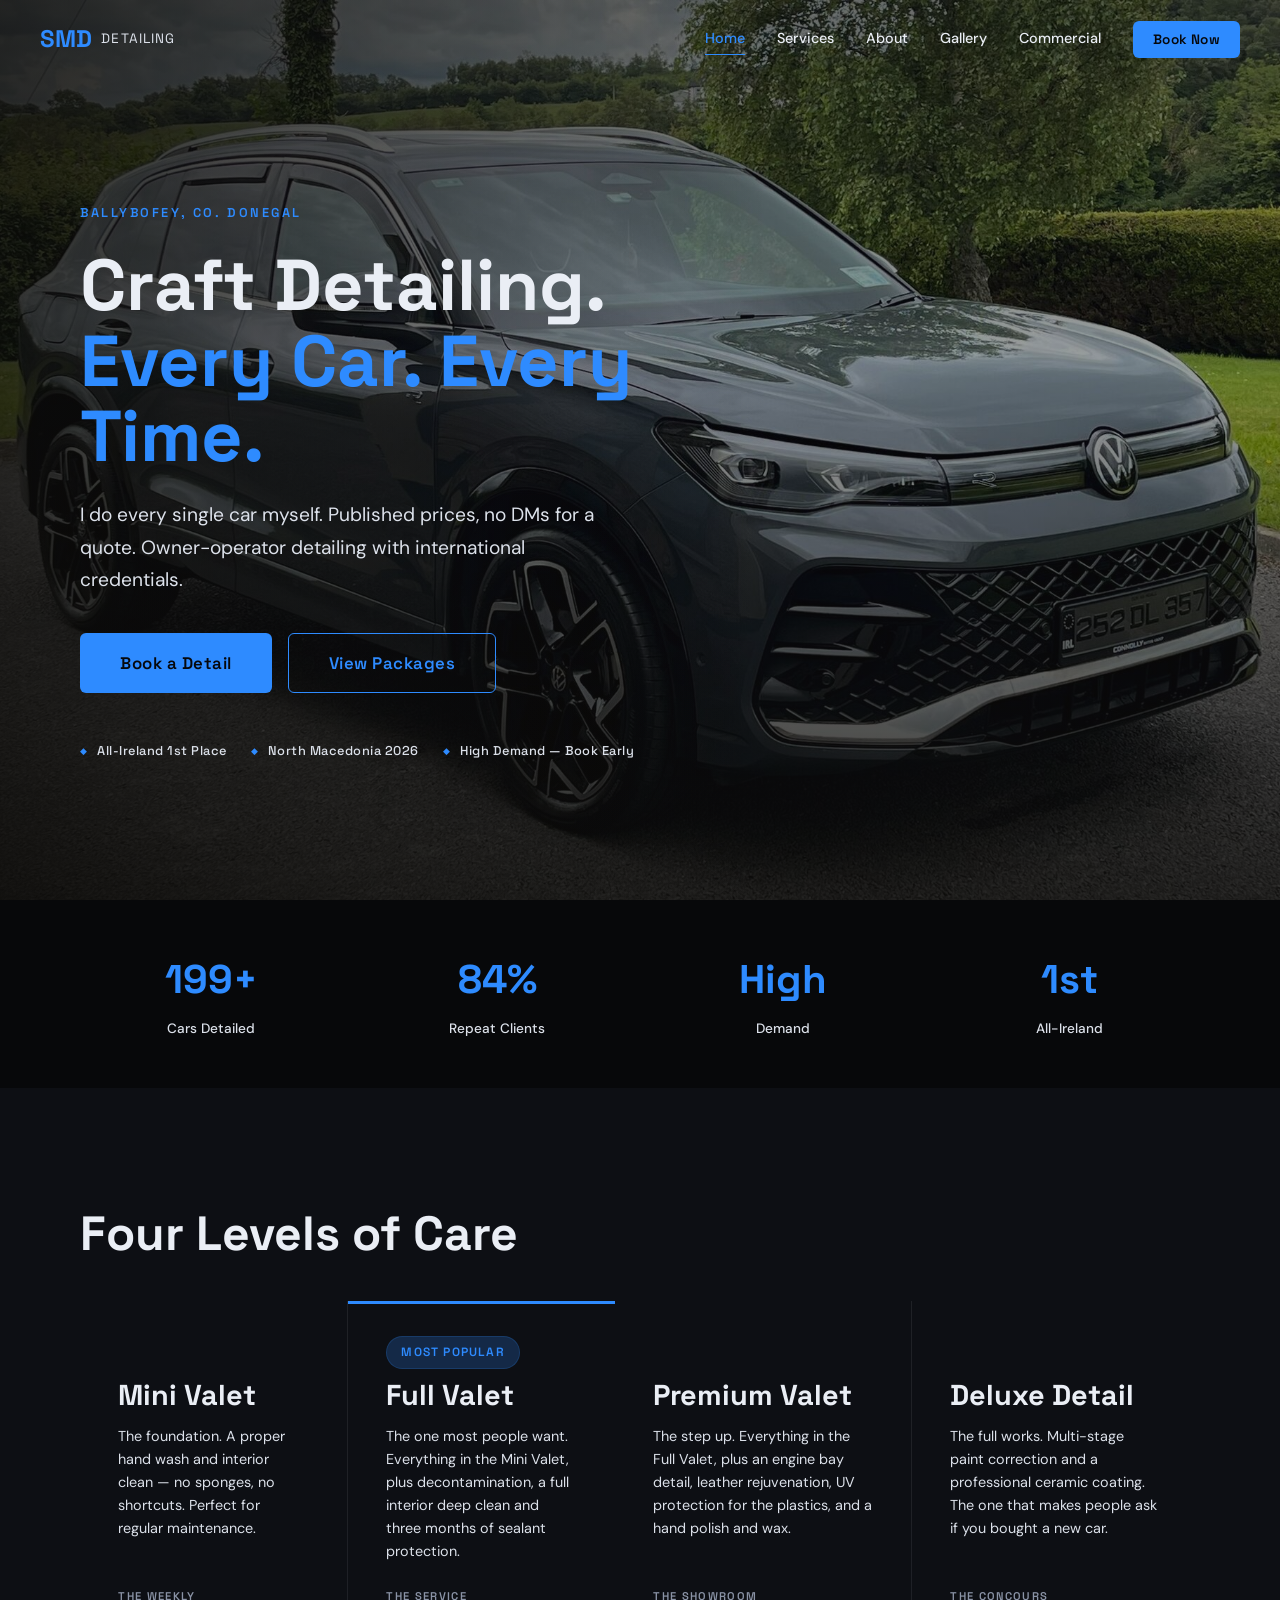
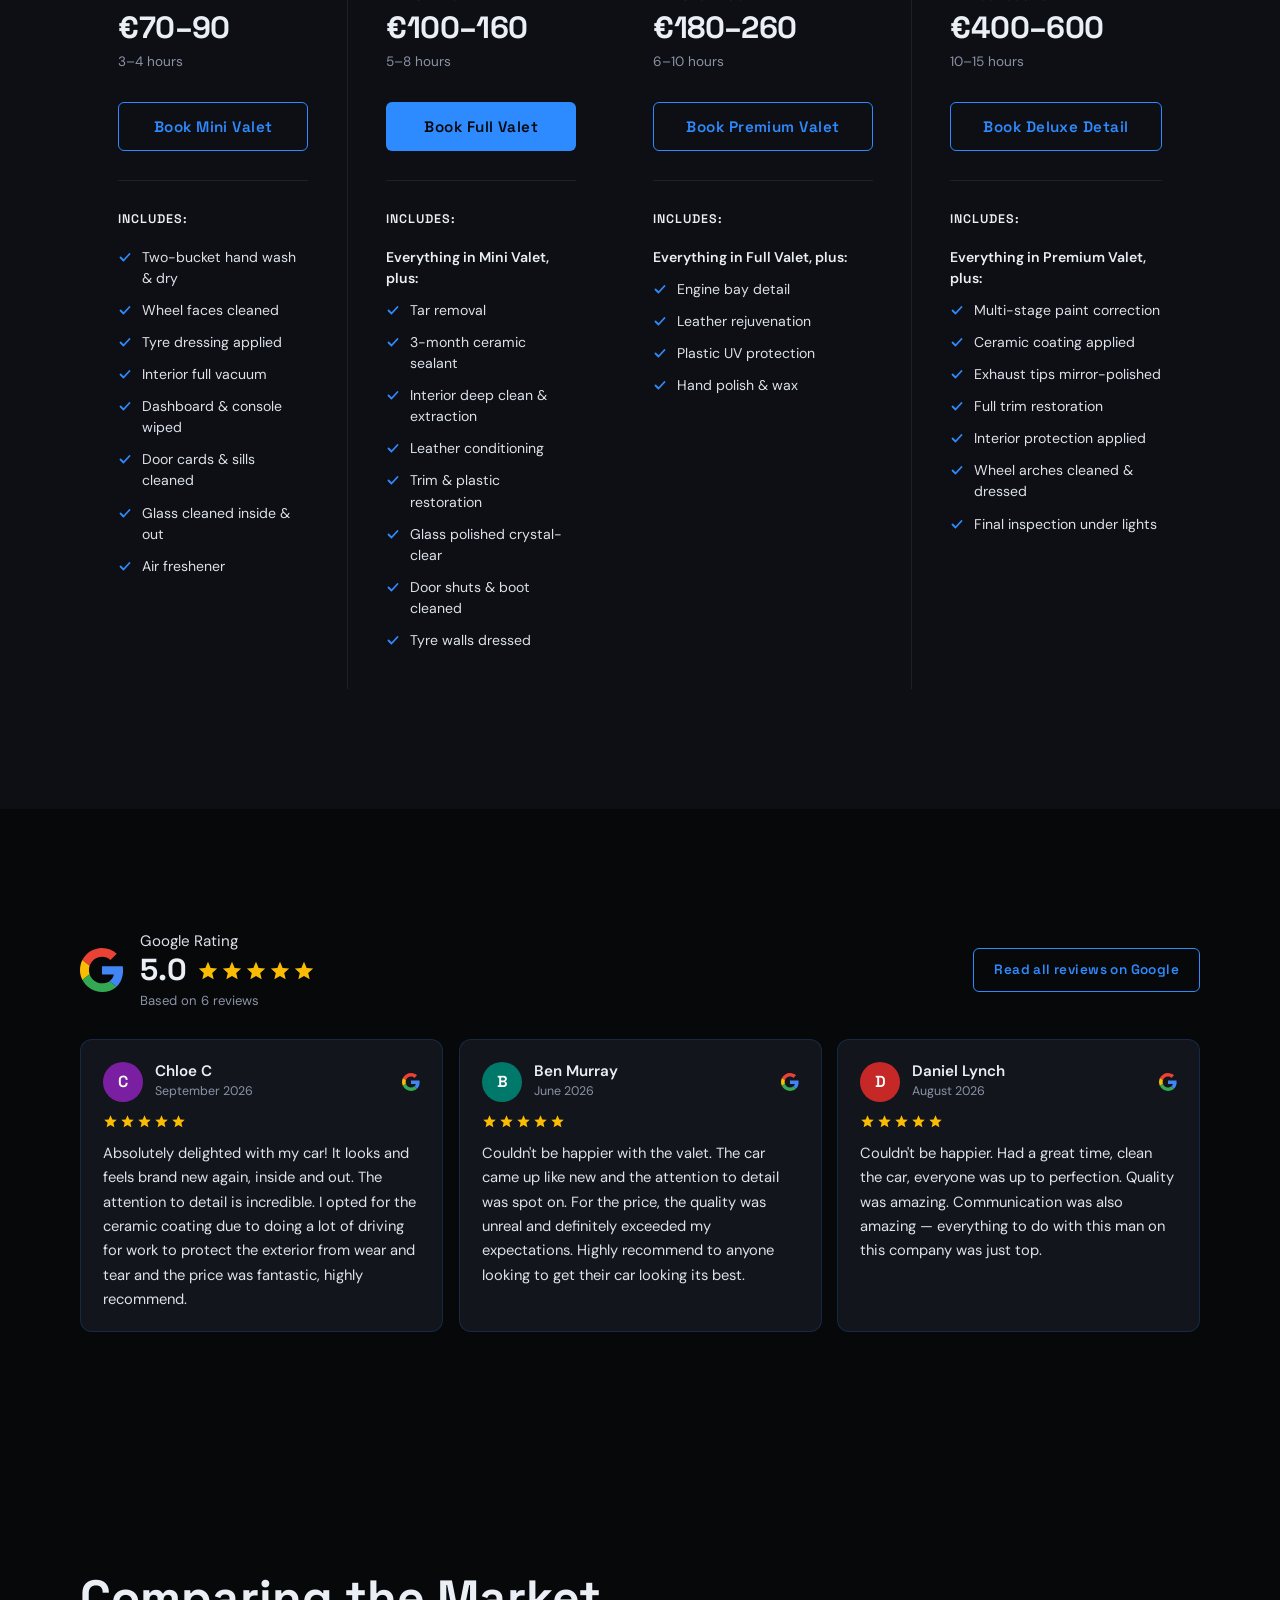
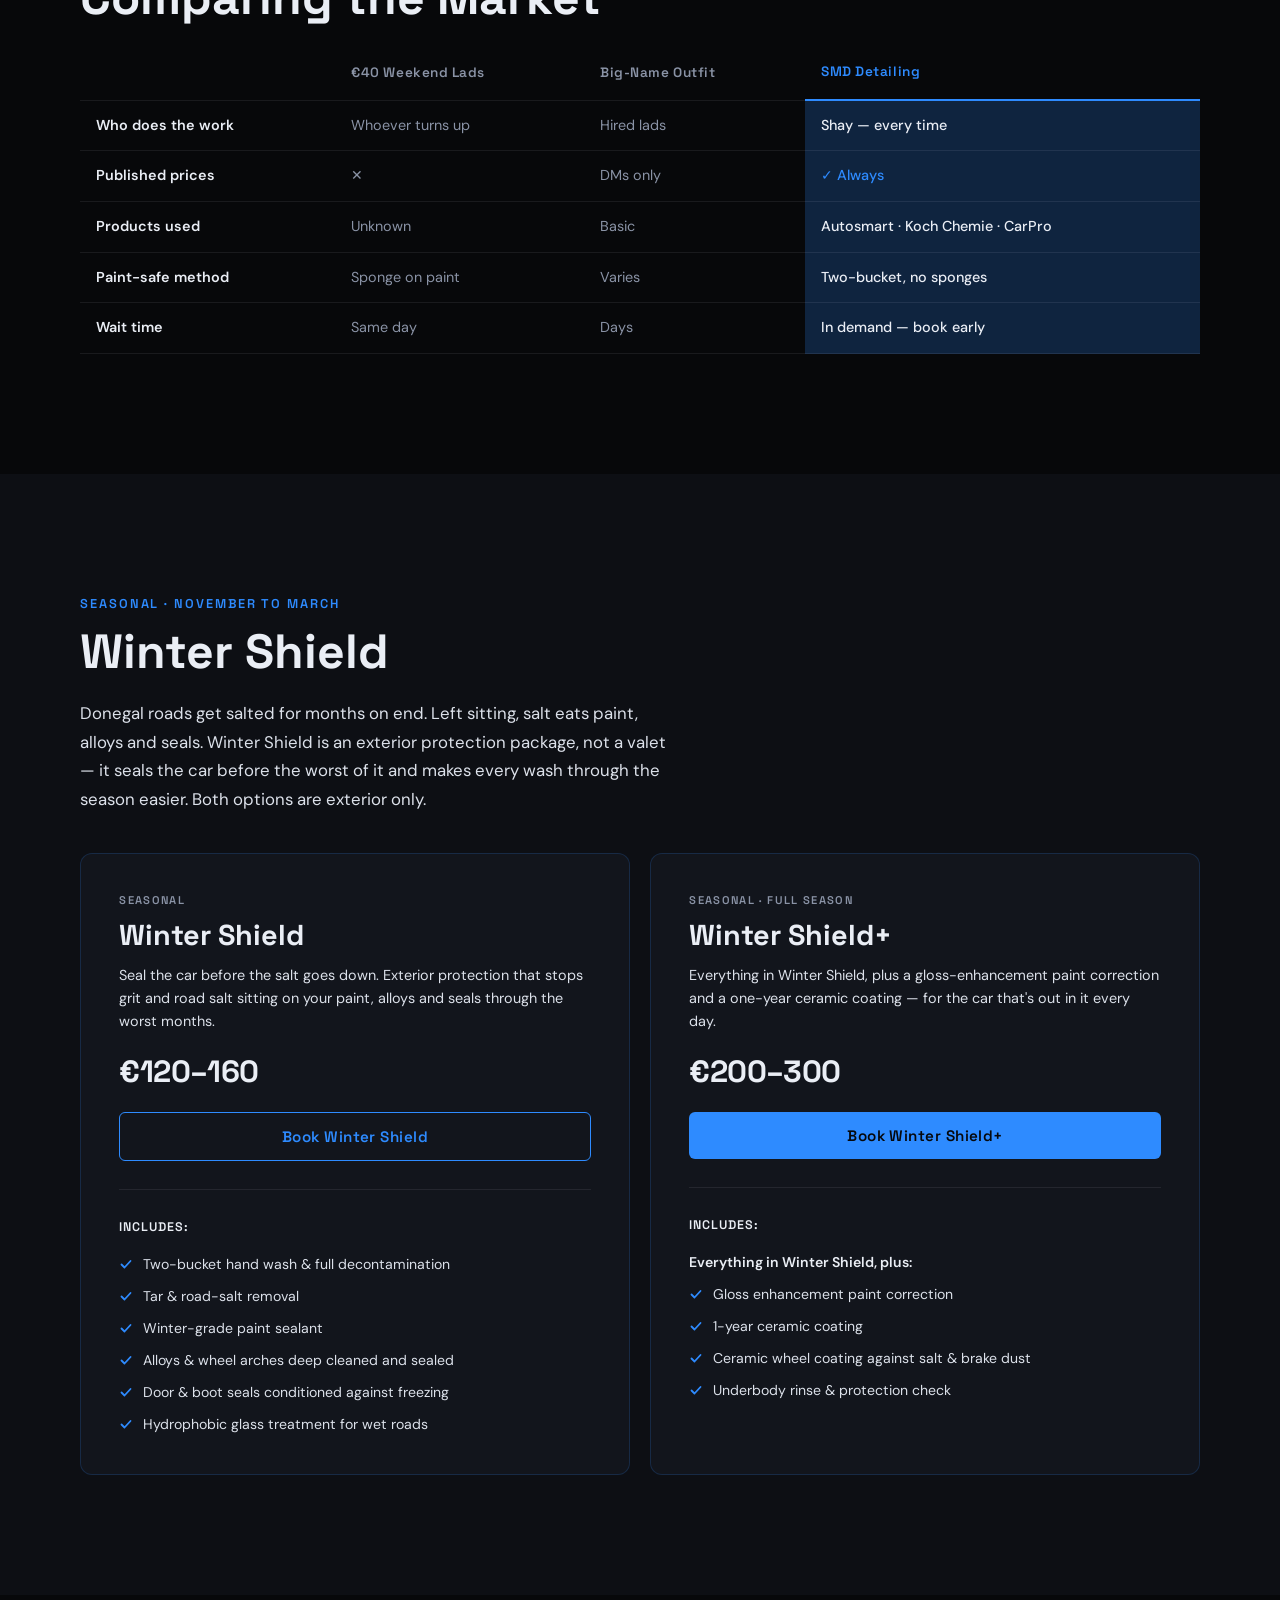
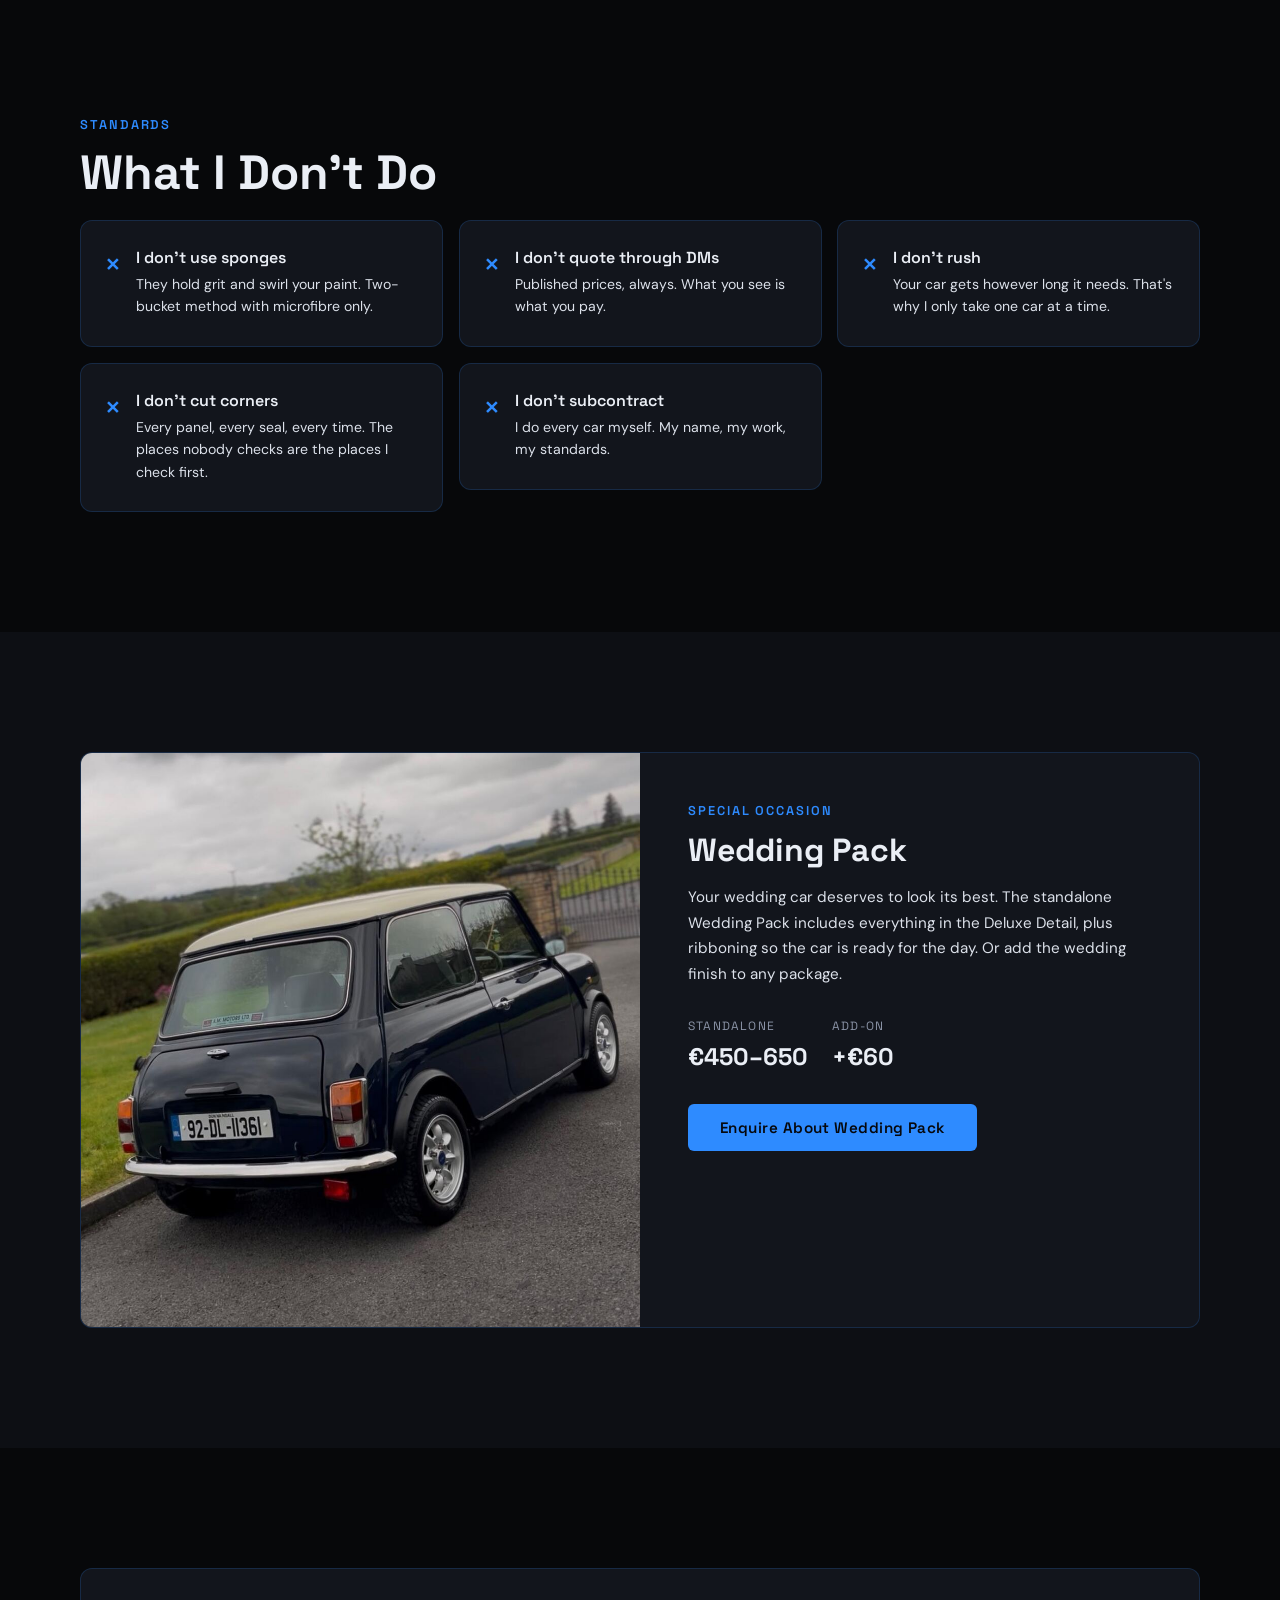
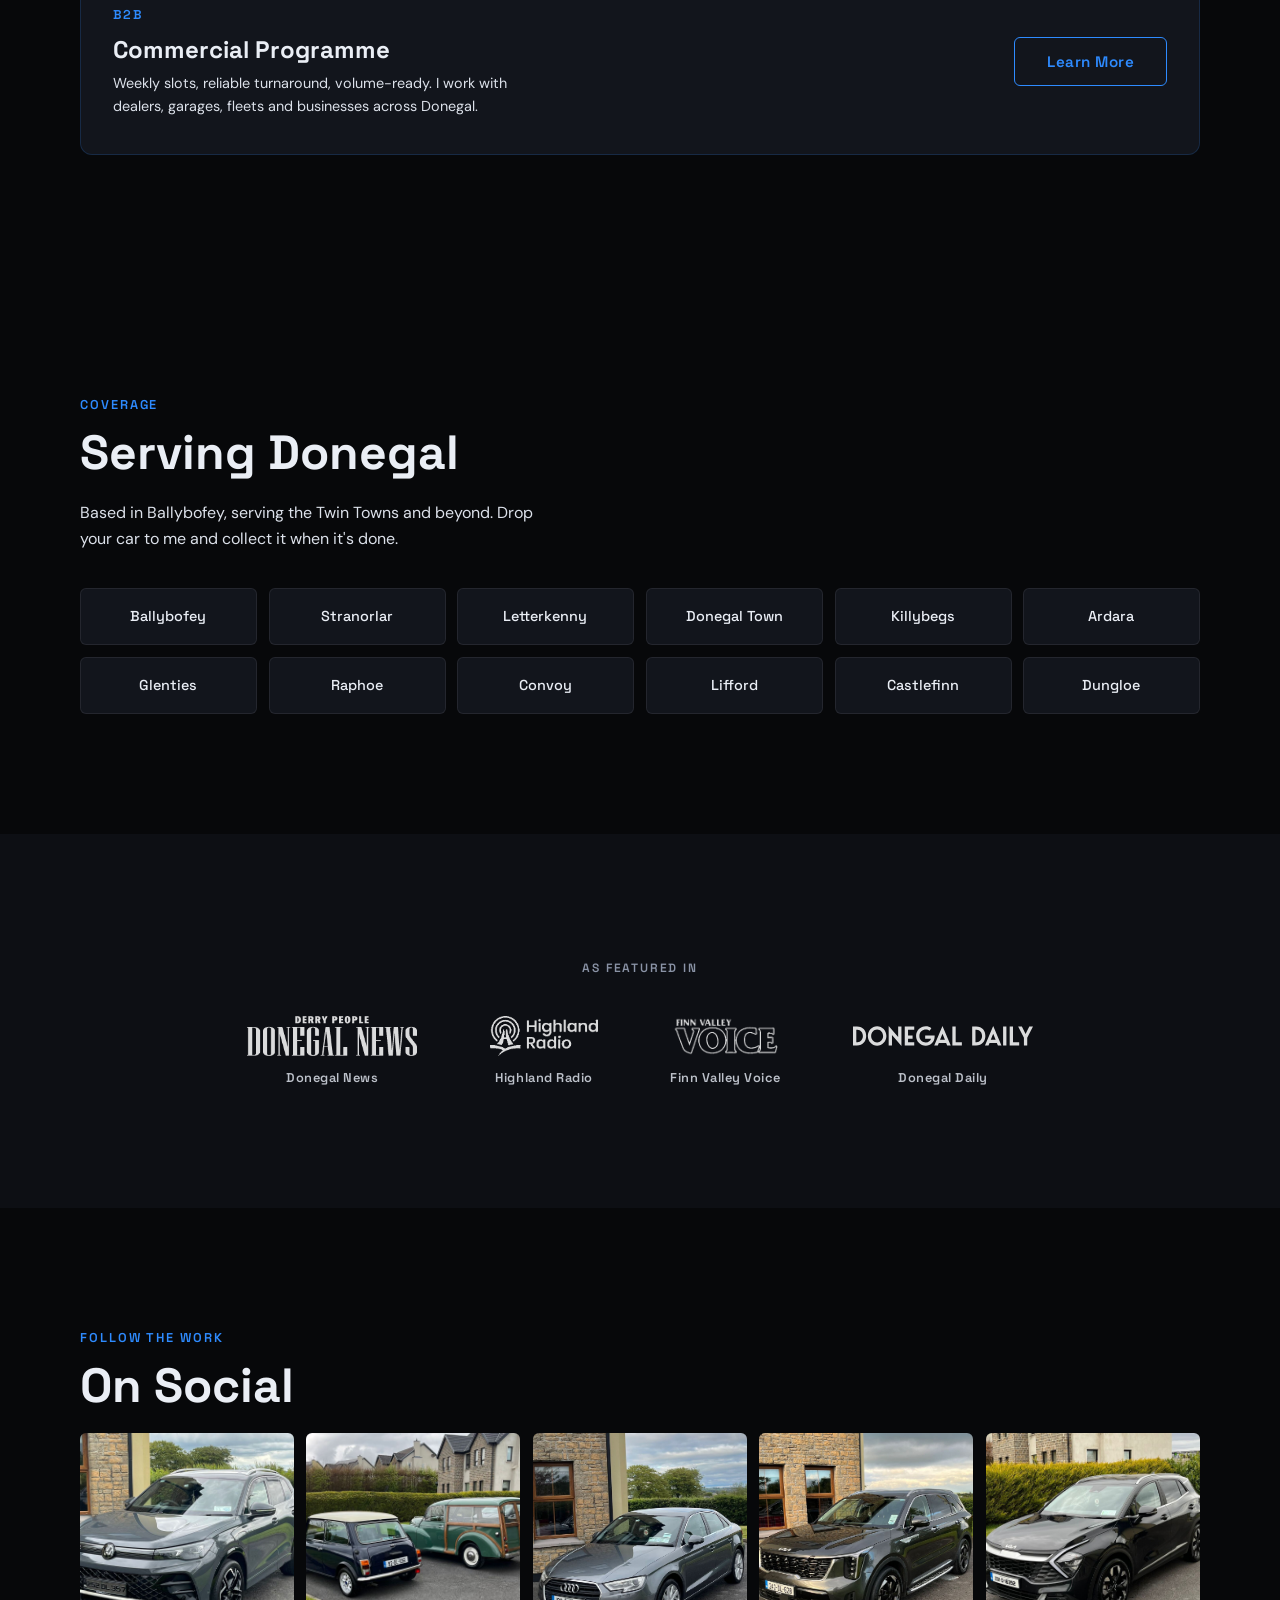
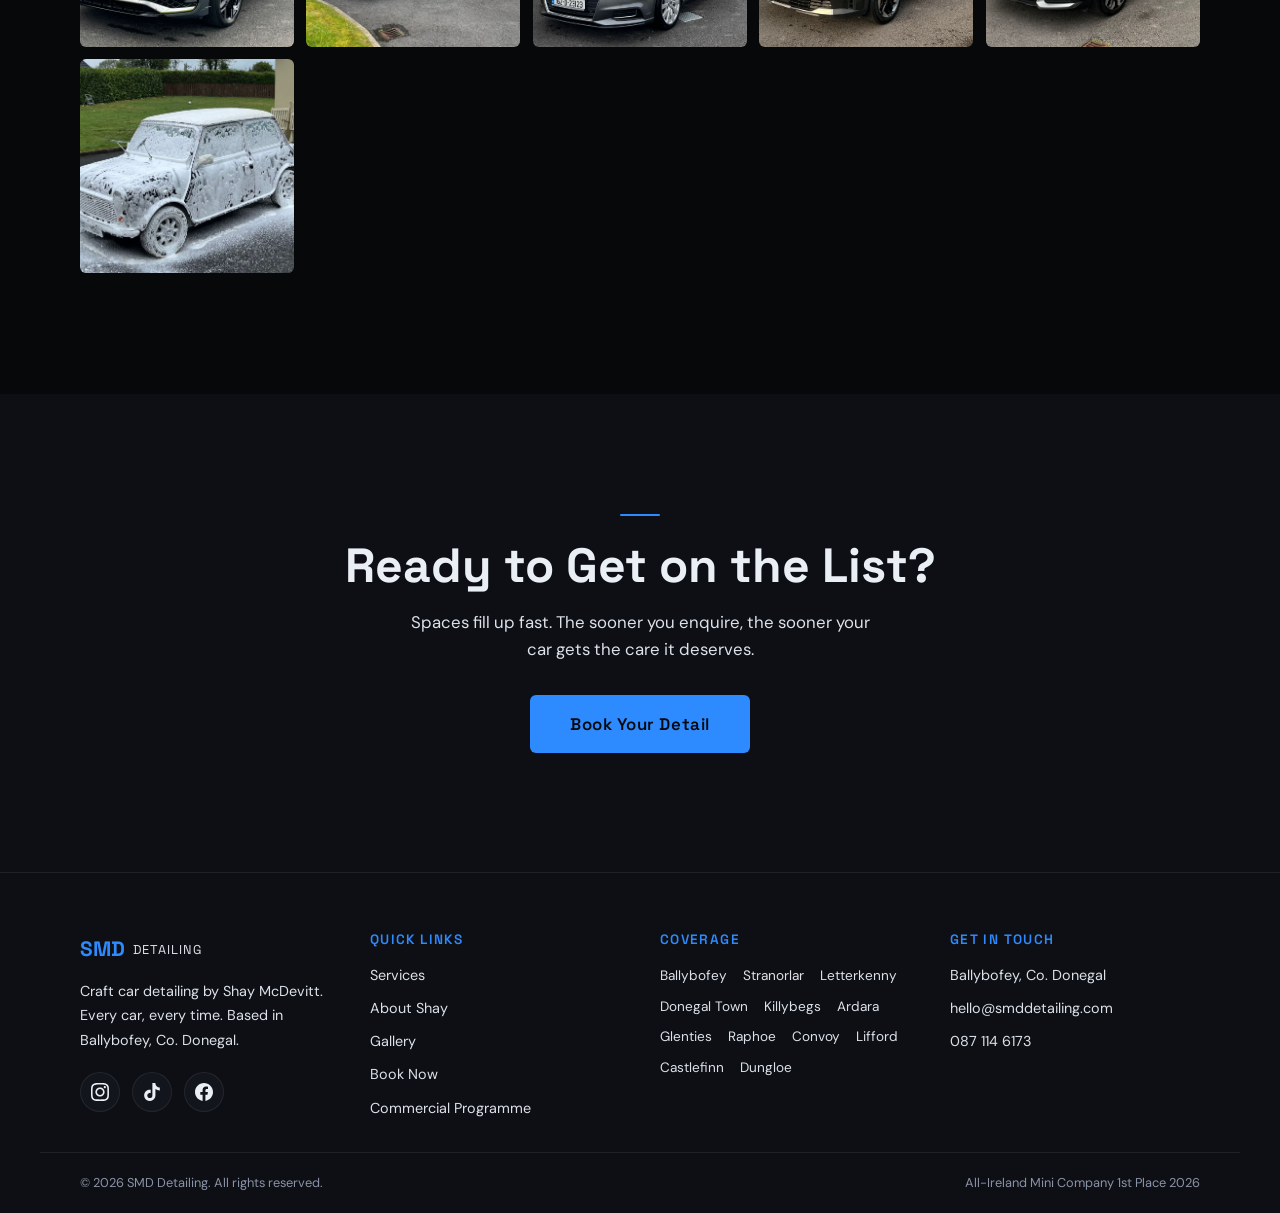
<file: index.html>
<!DOCTYPE html>
<html lang="en-IE">
<head>
<!-- Google Tag Manager -->
<script>(function(w,d,s,l,i){w[l]=w[l]||[];w[l].push({'gtm.start':
new Date().getTime(),event:'gtm.js'});var f=d.getElementsByTagName(s)[0],
j=d.createElement(s),dl=l!='dataLayer'?'&l='+l:'';j.async=true;j.src=
'https://www.googletagmanager.com/gtm.js?id='+i+dl;f.parentNode.insertBefore(j,f);
})(window,document,'script','dataLayer','GTM-W44RQM73');</script>
<!-- End Google Tag Manager -->

<!-- Meta Pixel Code -->
<script>
!function(f,b,e,v,n,t,s)
{if(f.fbq)return;n=f.fbq=function(){n.callMethod?
n.callMethod.apply(n,arguments):n.queue.push(arguments)};
if(!f._fbq)f._fbq=n;n.push=n;n.loaded=!0;n.version='2.0';
n.queue=[];t=b.createElement(e);t.async=!0;
t.src=v;s=b.getElementsByTagName(e)[0];
s.parentNode.insertBefore(t,s)}(window, document,'script',
'https://connect.facebook.net/en_US/fbevents.js');
fbq('init', '969175685717565');
fbq('track', 'PageView');
</script>
<noscript><img height="1" width="1" style="display:none"
src="https://www.facebook.com/tr?id=969175685717565&ev=PageView&noscript=1"
/></noscript>
<!-- End Meta Pixel Code -->

<!-- Google tag (gtag.js) -->
<script async src="https://www.googletagmanager.com/gtag/js?id=G-1QEWKBT148"></script>
<script>
  window.dataLayer = window.dataLayer || [];
  function gtag(){dataLayer.push(arguments);}
  gtag('js', new Date());
  gtag('config', 'G-1QEWKBT148');
</script>
<!-- End Google tag (gtag.js) -->

  <meta charset="UTF-8">
  <meta name="viewport" content="width=device-width, initial-scale=1.0">
  <title>SMD Detailing — Craft Car Detailing, Ballybofey</title>
  <meta name="description" content="Owner-operator car detailing in Ballybofey, Co. Donegal. All-Ireland 1st place. Published prices from €70.">

  <link rel="canonical" href="https://smddetailing.com/">
  <link rel="icon" type="image/svg+xml" href="/favicon.svg">
  <link rel="icon" type="image/png" sizes="32x32" href="/favicon-32.png">
  <link rel="apple-touch-icon" href="/apple-touch-icon.png">
  <meta property="og:type" content="website">
  <meta property="og:title" content="SMD Detailing — Craft Car Detailing, Ballybofey">
  <meta property="og:description" content="All-Ireland-winning owner-operator car detailing in Donegal. Published prices from €70. I do every car myself.">
  <meta property="og:url" content="https://smddetailing.com/">
  <meta property="og:locale" content="en_IE">
  <meta property="og:image" content="https://smddetailing.com/images/og-image.jpg">
  <meta property="og:image:width" content="1200">
  <meta property="og:image:height" content="630">
  <meta name="twitter:card" content="summary_large_image">
  <meta name="twitter:title" content="SMD Detailing — Craft Car Detailing, Ballybofey">
  <meta name="twitter:image" content="https://smddetailing.com/images/og-image.jpg">
  <link rel="preload" as="image" href="/images/hero-tiguan-rline.jpg" fetchpriority="high">

  <script type="application/ld+json">
  {
    "@context": "https://schema.org",
    "@type": "AutomotiveBusiness",
    "name": "SMD Detailing",
    "description": "Owner-operator car detailing in Ballybofey, Co. Donegal. All-Ireland 1st place. Published prices from €70.",
    "url": "https://smddetailing.com/",
    "telephone": "+353871146173",
    "priceRange": "€€",
    "address": {
      "@type": "PostalAddress",
      "addressLocality": "Ballybofey",
      "addressRegion": "Co. Donegal",
      "addressCountry": "IE"
    },
    "areaServed": [
      "Ballybofey","Stranorlar","Letterkenny","Donegal Town","Buncrana","Bundoran",
      "Carndonagh","Lifford","Killybegs","Dungloe","Ardara","Glenties"
    ],
    "founder": { "@type": "Person", "name": "Shay McDevitt" },
    "image": "https://smddetailing.com/images/og-image.jpg",
    "sameAs": ["https://www.instagram.com/smddetailing_/", "https://www.tiktok.com/@smddetailing_", "https://www.facebook.com/p/SMD-Detailing-61589714385602/"]
  }
  </script>

  <link rel="preconnect" href="https://fonts.googleapis.com">
  <link rel="preconnect" href="https://fonts.gstatic.com" crossorigin>
  <link href="https://fonts.googleapis.com/css2?family=DM+Sans:ital,opsz,wght@0,9..40,400;0,9..40,500;0,9..40,600;0,9..40,700;1,9..40,400&family=Outfit:wght@400;500;600;700&family=Source+Sans+3:ital,wght@0,400;0,500;0,600;0,700;1,400&family=Space+Grotesk:wght@400;500;600;700&display=swap" rel="stylesheet">

  <script src="/vendor/react.production.min.js"></script>
  <script src="/vendor/react-dom.production.min.js"></script>

  <style>
    :root {
      --accent: #2E8BFF;
      --accent-hover: #57A3FF;
      --accent-glow: rgba(46,139,255,0.22);
      --accent-text: #06080C;
      --bg: #07080A;
      --bg-elevated: #0D0F14;
      --bg-card: #12151C;
      --bg-card-hover: #181C26;
      --text-primary: #EAEEF5;
      --text-secondary: #8A93A6;
      --text-muted: #565E6E;
      --border: rgba(234,238,245,0.08);
      --border-accent: rgba(46,139,255,0.18);
      --font-display: 'Space Grotesk', sans-serif;
      --font-body: 'DM Sans', sans-serif;
      --radius: 6px;
      --radius-lg: 12px;
      --section-pad: clamp(60px, 10vw, 120px);
      --content-max: 1200px;
    }

    *, *::before, *::after { box-sizing: border-box; margin: 0; padding: 0; }

    html {
      scroll-behavior: smooth;
      -webkit-font-smoothing: antialiased;
      -moz-osx-font-smoothing: grayscale;
    }

    body {
      font-family: var(--font-body);
      background: var(--bg);
      color: var(--text-primary);
      line-height: 1.6;
      overflow-x: hidden;
    }

    h1, h2, h3, h4, h5, h6 {
      font-family: var(--font-display);
      font-weight: 700;
      line-height: 1.1;
      text-wrap: balance;
    }

    a { color: var(--accent); text-decoration: none; }
    a:hover { color: var(--accent-hover); }

    img { max-width: 100%; display: block; }

    ::selection {
      background: var(--accent);
      color: var(--accent-text);
    }

    :focus-visible {
      outline: 2px solid var(--accent);
      outline-offset: 2px;
    }

    /* Scrollbar */
    ::-webkit-scrollbar { width: 8px; }
    ::-webkit-scrollbar-track { background: var(--bg); }
    ::-webkit-scrollbar-thumb { background: var(--text-muted); border-radius: 4px; }
    ::-webkit-scrollbar-thumb:hover { background: var(--text-secondary); }

    /* Animations */
    @keyframes fadeInUp {
      from { opacity: 0; transform: translateY(24px); }
      to { opacity: 1; transform: translateY(0); }
    }
    @keyframes fadeIn {
      from { opacity: 0; }
      to { opacity: 1; }
    }
    @keyframes shimmer {
      0% { background-position: -200% 0; }
      100% { background-position: 200% 0; }
    }
    @keyframes pulse {
      0%, 100% { opacity: 1; }
      50% { opacity: 0.5; }
    }
  </style>
</head>
<body>
<!-- Google Tag Manager (noscript) -->
<noscript><iframe src="https://www.googletagmanager.com/ns.html?id=GTM-W44RQM73"
height="0" width="0" style="display:none;visibility:hidden"></iframe></noscript>
<!-- End Google Tag Manager (noscript) -->

  <div id="root"></div>

  <script>
    const TWEAK_DEFAULTS = /*EDITMODE-BEGIN*/{
      "theme": "electric",
      "fontPairing": "spaceGrotesk",
      "cardStyle": "bordered"
    }/*EDITMODE-END*/;
  </script>

  <!-- Precompiled from the .jsx sources — run ./build.sh after editing any of them -->
  <script src="/bundle.js"></script>

</body>
</html>
</file>
